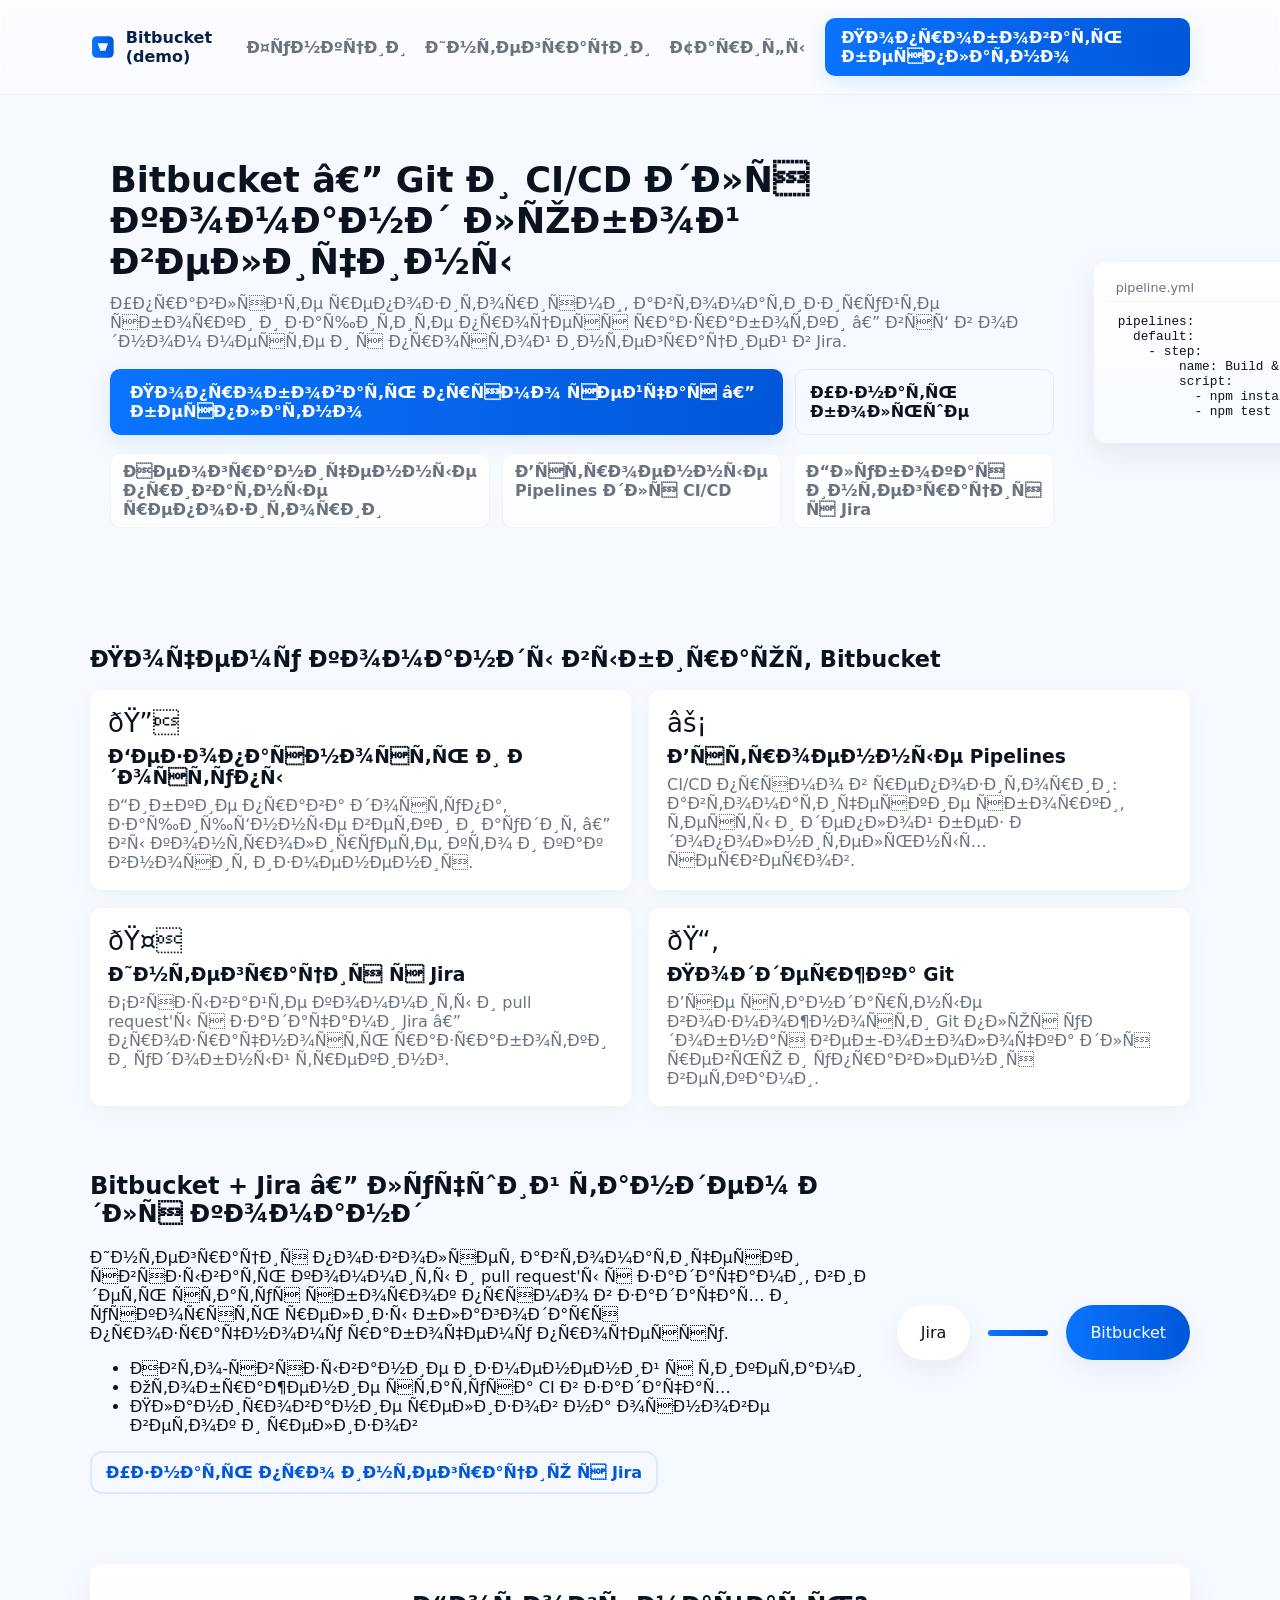
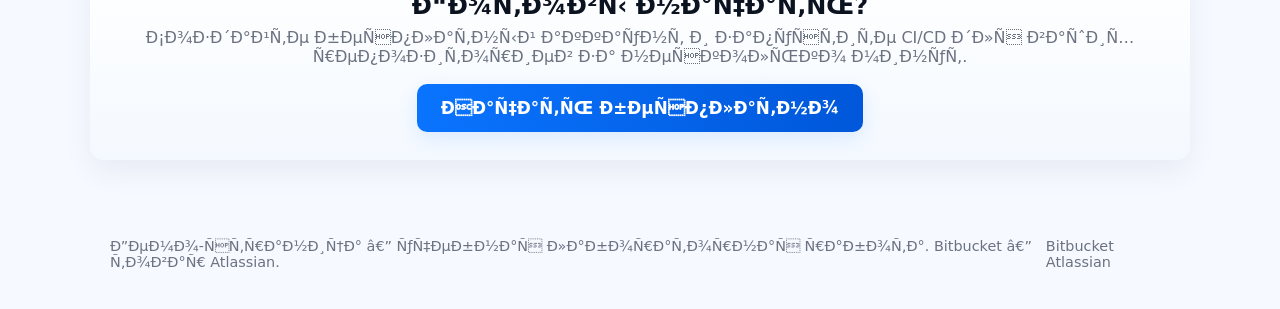
<file: index.html>
<!-- File: index.html -->
<!doctype html>
<html lang="ru">
<head>
  <!-- Google tag (gtag.js) -->
  <script async src="https://www.googletagmanager.com/gtag/js?id=G-P0XBF2DZK4"></script>
  <script>
  window.dataLayer = window.dataLayer || [];
  function gtag(){dataLayer.push(arguments);}
  gtag('js', new Date());

  gtag('config', 'G-P0XBF2DZK4');
</script>
  <!-- Yandex.Metrika counter -->
  <script type="text/javascript">
    (function(m,e,t,r,i,k,a){
        m[i]=m[i]||function(){(m[i].a=m[i].a||[]).push(arguments)};
        m[i].l=1*new Date();
        for (var j = 0; j < document.scripts.length; j++) {if (document.scripts[j].src === r) { return; }}
        k=e.createElement(t),a=e.getElementsByTagName(t)[0],k.async=1,k.src=r,a.parentNode.insertBefore(k,a)
    })(window, document,'script','https://mc.yandex.ru/metrika/tag.js?id=105134660', 'ym');

    ym(105134660, 'init', {ssr:true, webvisor:true, clickmap:true, ecommerce:"dataLayer", accurateTrackBounce:true, trackLinks:true});
</script>
  <noscript><div><img src="https://mc.yandex.ru/watch/105134660" style="position:absolute; left:-9999px;" alt="" /></div></noscript>
  <!-- /Yandex.Metrika counter -->
  <meta charset="utf-8" />
  <meta name="viewport" content="width=device-width,initial-scale=1" />
  <title>Bitbucket — Командная работа с Git</title>
  <link rel="stylesheet" href="style.css">
</head>
<body>
  <header class="site-header">
    <div class="container header-inner">
      <a class="logo" href="#" aria-label="Bitbucket demo">
        <!-- simple geometric logo -->
        <svg width="40" height="40" viewBox="0 0 100 100" aria-hidden="true">
          <rect x="8" y="8" width="84" height="84" rx="18" fill="url(#g)"/>
          <path d="M30 35 L40 65 L60 65 L70 35 Z" fill="#fff" opacity="0.95" />
          <defs>
            <linearGradient id="g" x1="0" x2="1">
              <stop offset="0" stop-color="#0a74ff"/>
              <stop offset="1" stop-color="#0057d9"/>
            </linearGradient>
          </defs>
        </svg>
        <span class="brand">Bitbucket (demo)</span>
      </a>

      <nav class="nav">
        <a href="#features">Функции</a>
        <a href="#integrations">Интеграции</a>
        <a href="#pricing">Тарифы</a>
      </nav>

      <a class="btn btn-primary" href="https://bitbucket.org" target="_blank" rel="noopener">Попробовать бесплатно</a>
    </div>
  </header>

  <main>
    <section class="hero">
      <div class="container hero-inner">
        <div class="hero-copy">
          <h1>Bitbucket — Git и CI/CD для команд любой величины</h1>
          <p class="lead">Управляйте репозиториями, автоматизируйте сборки и защитите процесс разработки — всё в одном месте и с простой интеграцией в Jira.</p>

          <div class="hero-actions">
            <a class="btn btn-primary large" href="https://bitbucket.org" target="_blank" rel="noopener">Попробовать прямо сейчас — бесплатно</a>
            <a class="btn btn-ghost" href="#features">Узнать больше</a>
          </div>

          <ul class="quick-list">
            <li>Неограниченные приватные репозитории</li>
            <li>Встроенные Pipelines для CI/CD</li>
            <li>Глубокая интеграция с Jira</li>
          </ul>
        </div>

        <div class="hero-media" aria-hidden="true">
          <div class="card mockup">
            <div class="mockup-top">pipeline.yml</div>
            <div class="mockup-body">
              <pre>pipelines:
  default:
    - step:
        name: Build & Test
        script:
          - npm install
          - npm test</pre>
            </div>
          </div>
        </div>
      </div>
    </section>

    <section id="features" class="container features">
      <h2 class="section-title">Почему команды выбирают Bitbucket</h2>
      <div class="grid">
        <article class="feature">
          <div class="ic">🔐</div>
          <h3>Безопасность и доступы</h3>
          <p>Гибкие права доступа, защищённые ветки и аудит — вы контролируете, кто и как вносит изменения.</p>
        </article>

        <article class="feature">
          <div class="ic">⚡</div>
          <h3>Встроенные Pipelines</h3>
          <p>CI/CD прямо в репозитории: автоматические сборки, тесты и деплой без дополнительных серверов.</p>
        </article>

        <article class="feature">
          <div class="ic">🤝</div>
          <h3>Интеграция с Jira</h3>
          <p>Связывайте коммиты и pull request'ы с задачами Jira — прозрачность разработки и удобный трекинг.</p>
        </article>

        <article class="feature">
          <div class="ic">📂</div>
          <h3>Поддержка Git</h3>
          <p>Все стандартные возможности Git плюс удобная веб-оболочка для ревью и управления ветками.</p>
        </article>
      </div>
    </section>

    <section id="integrations" class="container integrations">
      <div class="split">
        <div>
          <h2>Bitbucket + Jira — лучший тандем для команд</h2>
          <p>Интеграция позволяет автоматически связывать коммиты и pull request'ы с задачами, видеть статус сборок прямо в задачах и ускорять релизы благодаря прозрачному рабочему процессу.</p>
          <ul>
            <li>Авто-связывание изменений с тикетами</li>
            <li>Отображение статуса CI в задачах</li>
            <li>Планирование релизов на основе веток и релизов</li>
          </ul>

          <a class="btn btn-outline" href="https://www.atlassian.com/software/jira" target="_blank" rel="noopener">Узнать про интеграцию с Jira</a>
        </div>

        <div class="panel">
          <div class="integration-visual">
            <div class="bubble">Jira</div>
            <div class="connector"></div>
            <div class="bubble blue">Bitbucket</div>
          </div>
        </div>
      </div>
    </section>

    <section id="pricing" class="container cta-section">
      <div class="cta">
        <h2>Готовы начать?</h2>
        <p>Создайте бесплатный аккаунт и запустите CI/CD для ваших репозиториев за несколько минут.</p>
        <a class="btn btn-primary big" href="https://bitbucket.org" target="_blank" rel="noopener">Начать бесплатно</a>
      </div>
    </section>
  </main>

  <footer class="site-footer">
    <div class="container footer-inner">
      <p>Демо-страница — учебная лабораторная работа. Bitbucket — товар Atlassian.</p>
      <div class="links">
        <a href="https://bitbucket.org" target="_blank" rel="noopener">Bitbucket</a>
        <a href="https://www.atlassian.com" target="_blank" rel="noopener">Atlassian</a>
      </div>
    </div>
  </footer>

</body>
</html>
</file>
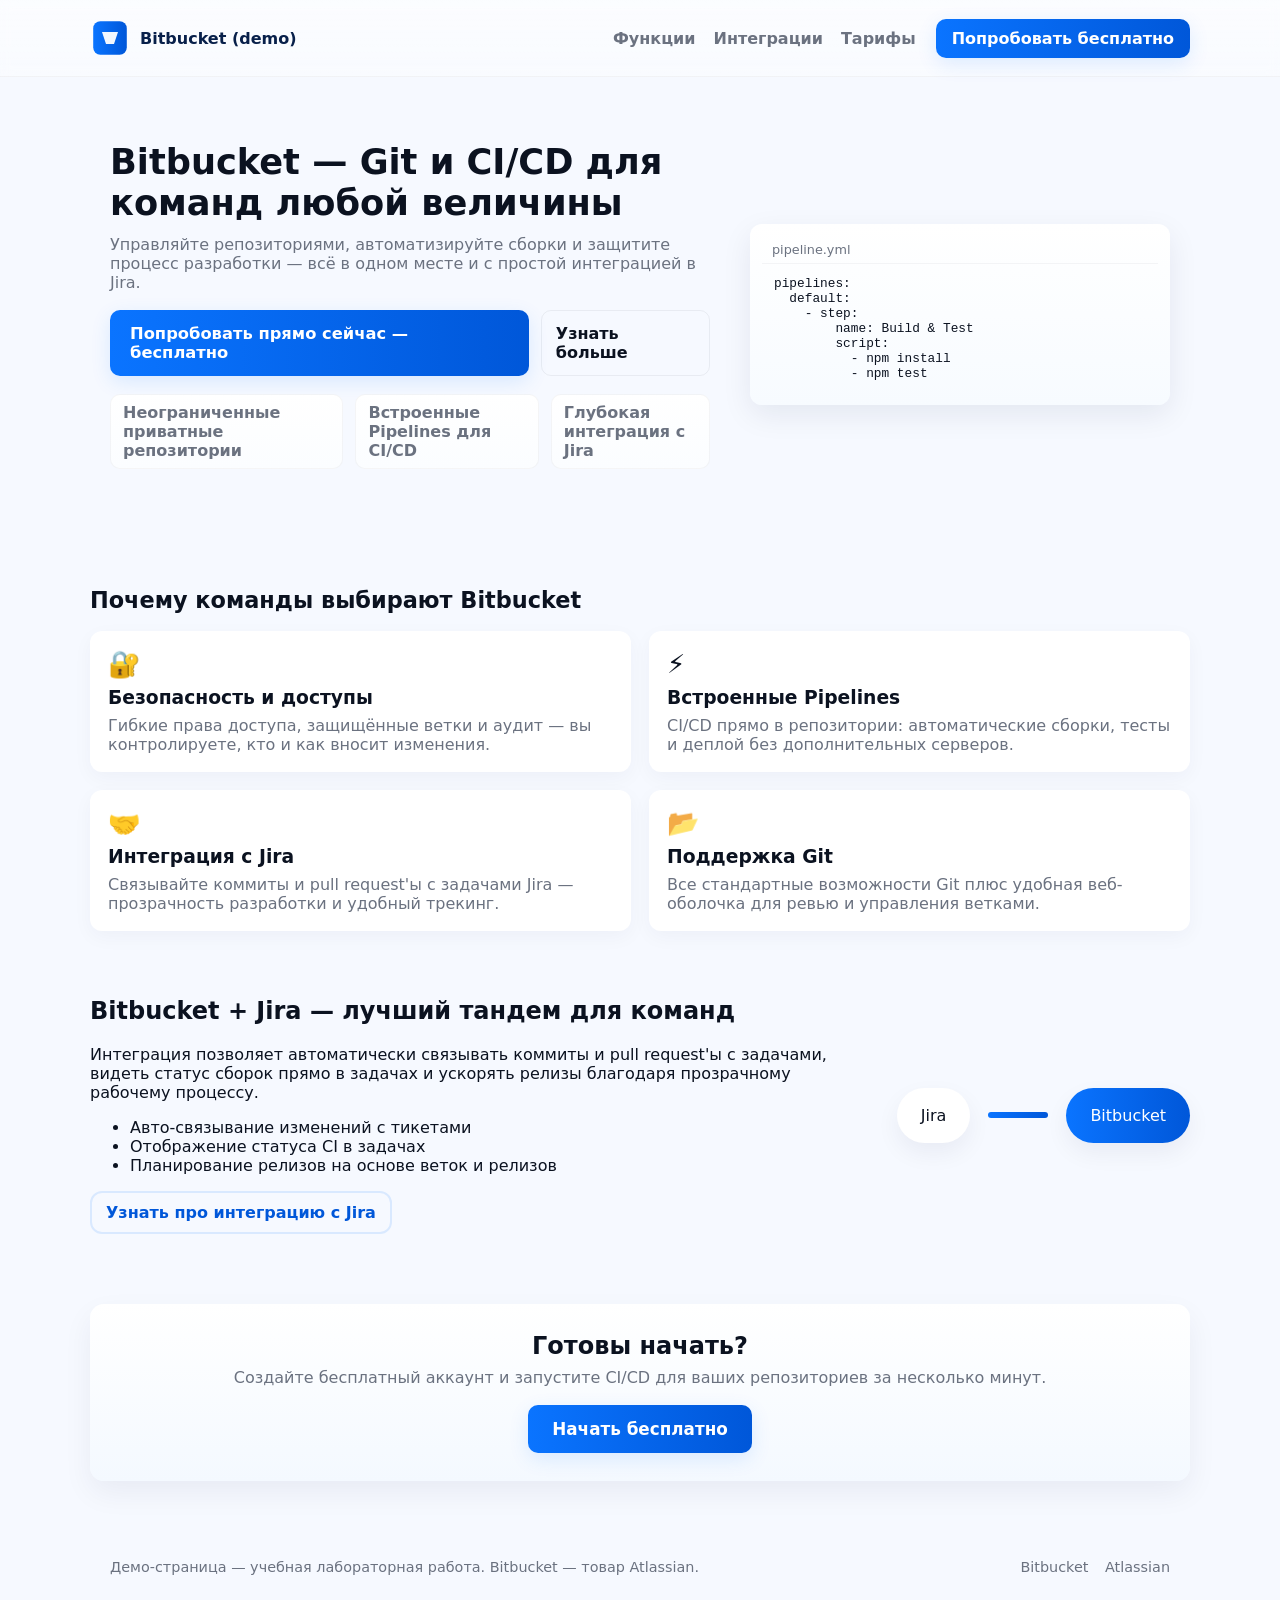
<file: bitbucket_landing_html_style.html>
<!-- File: index.html -->
<!doctype html>
<html lang="ru">
<head>
  <meta charset="utf-8" />
  <meta name="viewport" content="width=device-width,initial-scale=1" />
  <title>Bitbucket — Командная работа с Git</title>
  <link rel="stylesheet" href="style.css">
</head>
<body>
  <header class="site-header">
    <div class="container header-inner">
      <a class="logo" href="#" aria-label="Bitbucket demo">
        <!-- simple geometric logo -->
        <svg width="40" height="40" viewBox="0 0 100 100" aria-hidden="true">
          <rect x="8" y="8" width="84" height="84" rx="18" fill="url(#g)"/>
          <path d="M30 35 L40 65 L60 65 L70 35 Z" fill="#fff" opacity="0.95" />
          <defs>
            <linearGradient id="g" x1="0" x2="1">
              <stop offset="0" stop-color="#0a74ff"/>
              <stop offset="1" stop-color="#0057d9"/>
            </linearGradient>
          </defs>
        </svg>
        <span class="brand">Bitbucket (demo)</span>
      </a>

      <nav class="nav">
        <a href="#features">Функции</a>
        <a href="#integrations">Интеграции</a>
        <a href="#pricing">Тарифы</a>
      </nav>

      <a class="btn btn-primary" href="https://bitbucket.org" target="_blank" rel="noopener">Попробовать бесплатно</a>
    </div>
  </header>

  <main>
    <section class="hero">
      <div class="container hero-inner">
        <div class="hero-copy">
          <h1>Bitbucket — Git и CI/CD для команд любой величины</h1>
          <p class="lead">Управляйте репозиториями, автоматизируйте сборки и защитите процесс разработки — всё в одном месте и с простой интеграцией в Jira.</p>

          <div class="hero-actions">
            <a class="btn btn-primary large" href="https://bitbucket.org" target="_blank" rel="noopener">Попробовать прямо сейчас — бесплатно</a>
            <a class="btn btn-ghost" href="#features">Узнать больше</a>
          </div>

          <ul class="quick-list">
            <li>Неограниченные приватные репозитории</li>
            <li>Встроенные Pipelines для CI/CD</li>
            <li>Глубокая интеграция с Jira</li>
          </ul>
        </div>

        <div class="hero-media" aria-hidden="true">
          <div class="card mockup">
            <div class="mockup-top">pipeline.yml</div>
            <div class="mockup-body">
              <pre>pipelines:
  default:
    - step:
        name: Build & Test
        script:
          - npm install
          - npm test</pre>
            </div>
          </div>
        </div>
      </div>
    </section>

    <section id="features" class="container features">
      <h2 class="section-title">Почему команды выбирают Bitbucket</h2>
      <div class="grid">
        <article class="feature">
          <div class="ic">🔐</div>
          <h3>Безопасность и доступы</h3>
          <p>Гибкие права доступа, защищённые ветки и аудит — вы контролируете, кто и как вносит изменения.</p>
        </article>

        <article class="feature">
          <div class="ic">⚡</div>
          <h3>Встроенные Pipelines</h3>
          <p>CI/CD прямо в репозитории: автоматические сборки, тесты и деплой без дополнительных серверов.</p>
        </article>

        <article class="feature">
          <div class="ic">🤝</div>
          <h3>Интеграция с Jira</h3>
          <p>Связывайте коммиты и pull request'ы с задачами Jira — прозрачность разработки и удобный трекинг.</p>
        </article>

        <article class="feature">
          <div class="ic">📂</div>
          <h3>Поддержка Git</h3>
          <p>Все стандартные возможности Git плюс удобная веб-оболочка для ревью и управления ветками.</p>
        </article>
      </div>
    </section>

    <section id="integrations" class="container integrations">
      <div class="split">
        <div>
          <h2>Bitbucket + Jira — лучший тандем для команд</h2>
          <p>Интеграция позволяет автоматически связывать коммиты и pull request'ы с задачами, видеть статус сборок прямо в задачах и ускорять релизы благодаря прозрачному рабочему процессу.</p>
          <ul>
            <li>Авто-связывание изменений с тикетами</li>
            <li>Отображение статуса CI в задачах</li>
            <li>Планирование релизов на основе веток и релизов</li>
          </ul>

          <a class="btn btn-outline" href="https://www.atlassian.com/software/jira" target="_blank" rel="noopener">Узнать про интеграцию с Jira</a>
        </div>

        <div class="panel">
          <div class="integration-visual">
            <div class="bubble">Jira</div>
            <div class="connector"></div>
            <div class="bubble blue">Bitbucket</div>
          </div>
        </div>
      </div>
    </section>

    <section id="pricing" class="container cta-section">
      <div class="cta">
        <h2>Готовы начать?</h2>
        <p>Создайте бесплатный аккаунт и запустите CI/CD для ваших репозиториев за несколько минут.</p>
        <a class="btn btn-primary big" href="https://bitbucket.org" target="_blank" rel="noopener">Начать бесплатно</a>
      </div>
    </section>
  </main>

  <footer class="site-footer">
    <div class="container footer-inner">
      <p>Демо-страница — учебная лабораторная работа. Bitbucket — товар Atlassian.</p>
      <div class="links">
        <a href="https://bitbucket.org" target="_blank" rel="noopener">Bitbucket</a>
        <a href="https://www.atlassian.com" target="_blank" rel="noopener">Atlassian</a>
      </div>
    </div>
  </footer>

</body>
</html>
</file>
<file: style.css>
:root{
  --bg:#f6f9ff;
  --card:#ffffff;
  --accent-1:#0a74ff;
  --accent-2:#0057d9;
  --muted:#6b7280;
  --radius:14px;
  --container:1100px;
}

*{box-sizing:border-box}
html,body{height:100%}
body{font-family:Inter, ui-sans-serif, system-ui, -apple-system, 'Segoe UI', Roboto, 'Helvetica Neue', Arial; margin:0;background:var(--bg);color:#0b1220;-webkit-font-smoothing:antialiased; -moz-osx-font-smoothing:grayscale}
.container{max-width:var(--container);margin:0 auto;padding:0 20px}

a{color:inherit;text-decoration:none}

.header-inner{display:flex;align-items:center;gap:20px;padding:18px 0}
.logo{display:flex;align-items:center;gap:10px}
.logo .brand{font-weight:600;color:#08204a}

.nav{margin-left:auto;display:flex;gap:18px}
.nav a{color:var(--muted);font-weight:600}

.btn{display:inline-flex;align-items:center;gap:10px;padding:10px 16px;border-radius:10px;font-weight:700;cursor:pointer;transition:transform .18s ease, box-shadow .18s ease}
.btn:hover{transform:translateY(-3px)}
.btn-primary{background:linear-gradient(90deg,var(--accent-1),var(--accent-2));color:#fff;border:none;box-shadow:0 6px 20px rgba(10,116,255,0.12)}
.btn-ghost{background:transparent;border:1px solid rgba(11,18,32,0.06);padding:10px 14px}
.btn-outline{background:transparent;border:2px solid rgba(10,116,255,0.12);color:var(--accent-2);padding:10px 14px;border-radius:12px}
.btn.big{padding:14px 24px;font-size:1.05rem}
.btn.large{padding:14px 20px;font-size:1.02rem}

.site-header{backdrop-filter:blur(6px);background:linear-gradient(180deg, rgba(255,255,255,0.6), rgba(255,255,255,0.35));position:sticky;top:0;z-index:40;border-bottom:1px solid rgba(11,18,32,0.04)}

.hero{padding:64px 0}
.hero-inner{display:grid;grid-template-columns:1fr 420px;gap:40px;align-items:center}
.hero-copy h1{font-size:2.2rem;margin:0 0 12px}
.hero-copy .lead{color:var(--muted);margin:0 0 18px}
.hero-actions{display:flex;gap:12px;margin:18px 0}
.quick-list{display:flex;gap:12px;margin:18px 0;padding:0;list-style:none}
.quick-list li{background:linear-gradient(180deg,#fff, #fbfdff);padding:8px 12px;border-radius:10px;border:1px solid rgba(11,18,32,0.04);font-weight:600;color:var(--muted)}

.mockup{background:linear-gradient(180deg,#fff,#f7fbff);border-radius:12px;padding:12px;box-shadow:0 10px 30px rgba(6,20,70,0.08)}
.mockup-top{font-size:0.8rem;color:var(--muted);padding:6px 10px;border-bottom:1px solid rgba(11,18,32,0.04)}
.mockup-body pre{margin:0;font-family:ui-monospace, SFMono-Regular, Menlo, Monaco, 'Roboto Mono', monospace;font-size:0.8rem;color:#0b1220;padding:12px}

.features{padding:36px 0}
.section-title{font-size:1.4rem;margin:0 0 18px}
.grid{display:grid;grid-template-columns:repeat(2,1fr);gap:18px}
.feature{background:var(--card);padding:18px;border-radius:12px;box-shadow:0 6px 20px rgba(6,20,70,0.04);transition:transform .16s ease}
.feature:hover{transform:translateY(-6px)}
.feature h3{margin:0 0 8px}
.feature p{margin:0;color:var(--muted)}
.feature .ic{font-size:26px;margin-bottom:8px}

.integrations{padding:30px 0}
.split{display:flex;gap:30px;align-items:center}
.split h2{margin-top:0}
.panel{flex:1}
.integration-visual{display:flex;align-items:center;gap:18px}
.integration-visual .bubble{padding:18px 24px;border-radius:999px;background:#fff;box-shadow:0 10px 24px rgba(6,20,70,0.06)}
.integration-visual .bubble.blue{background:linear-gradient(90deg,var(--accent-1),var(--accent-2));color:#fff}
.connector{width:60px;height:6px;background:linear-gradient(90deg,var(--accent-1),var(--accent-2));border-radius:6px}

.cta-section{padding:40px 0}
.cta{background:linear-gradient(180deg,#fff,#f4f9ff);padding:28px;border-radius:14px;text-align:center;box-shadow:0 12px 30px rgba(6,20,70,0.06)}
.cta h2{margin:0 0 8px}
.cta p{color:var(--muted);margin:0 0 18px}

.site-footer{padding:24px 0;color:var(--muted);font-size:0.9rem}
.footer-inner{display:flex;justify-content:space-between;align-items:center}
.footer-inner .links a{margin-left:12px;color:var(--muted)}

@media (max-width:900px){
  .hero-inner{grid-template-columns:1fr;}
  .nav{display:none}
  .grid{grid-template-columns:1fr}
  .split{flex-direction:column}
  .footer-inner{flex-direction:column;gap:10px;text-align:center}
}

/* accessibility: respect reduced motion */
@media (prefers-reduced-motion: reduce){
  *{animation:none!important;transition:none!important}
}
</file>
